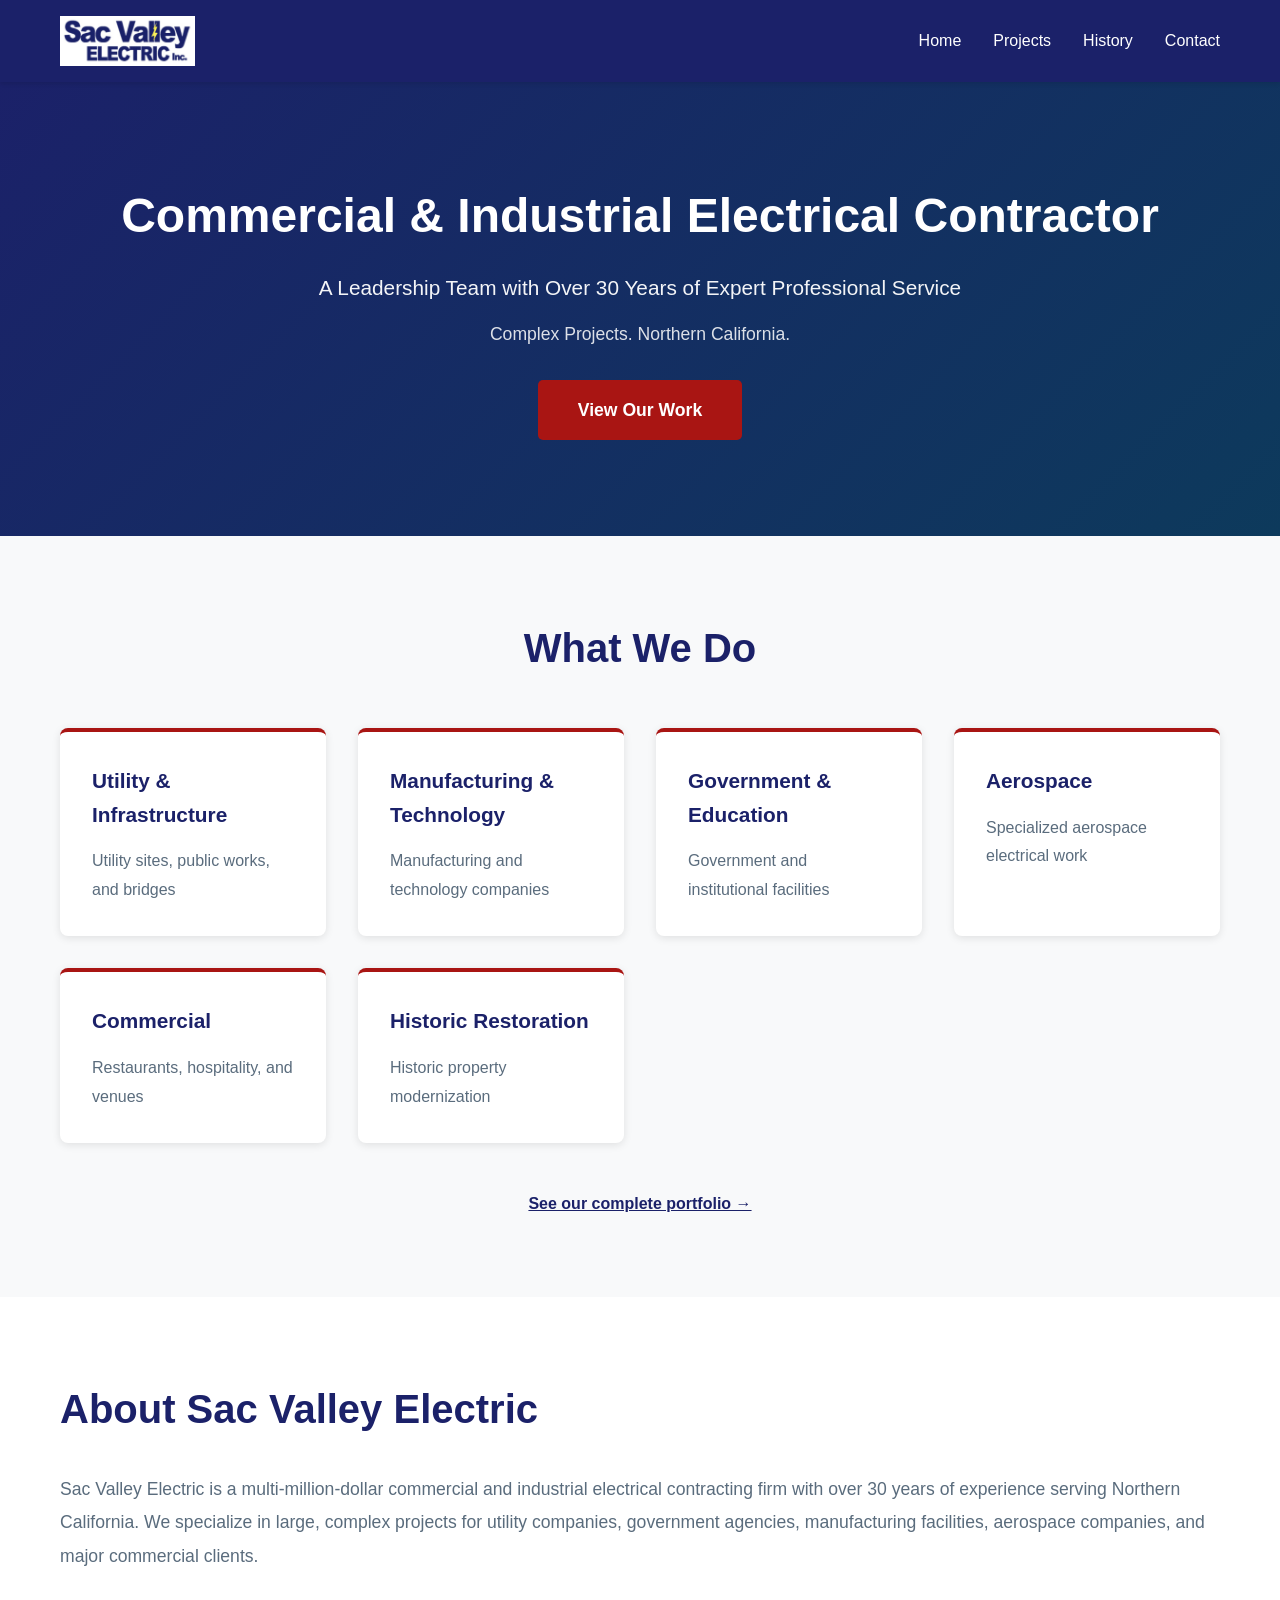
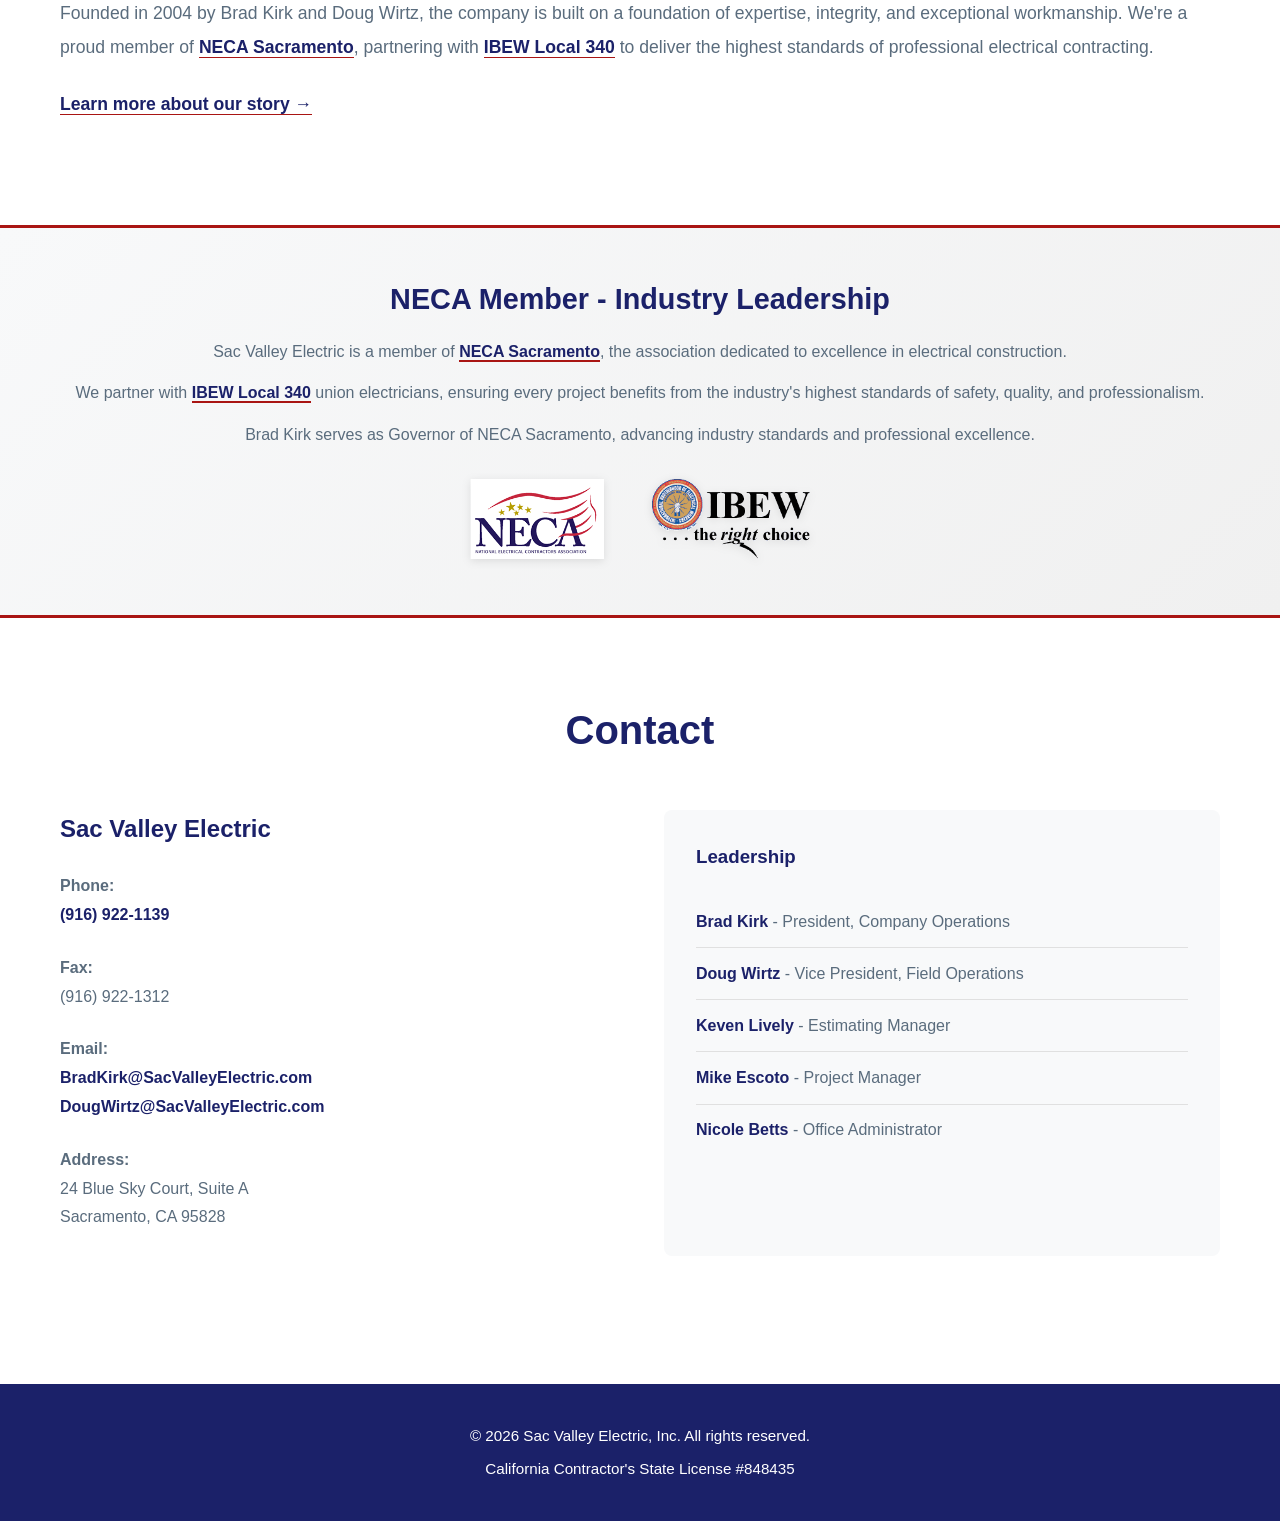
<file: index.html>
<!DOCTYPE html>
<html lang="en">
<head>
    <meta charset="UTF-8">
    <meta name="viewport" content="width=device-width, initial-scale=1.0">
    <title>Sac Valley Electric - Commercial & Industrial Electrical Contractor Sacramento</title>
    <meta name="description" content="Professional commercial and industrial electrical contractor serving Northern California. New construction, panel upgrades, LED lighting, EV charging, and more.">
    <link rel="stylesheet" href="styles.css">
    <script src="components/loader.js"></script>
</head>
<body>
    <!-- Header Component (loaded by loader.js) -->
    <div data-component="header"></div>

    <!-- Hero Section -->
    <section id="home" class="hero">
        <div class="container">
            <div class="hero-content">
                <h2>Commercial & Industrial Electrical Contractor</h2>
                <p>A Leadership Team with Over 30 Years of Expert Professional Service</p>
                <p class="hero-subtitle">Complex Projects. Northern California.</p>
                <a href="projects.html" class="cta-button">View Our Work</a>
            </div>
        </div>
    </section>

    <!-- Services Section -->
    <section id="services" class="services">
        <div class="container">
            <h2>What We Do</h2>
            <div class="services-grid">
                <div class="service-card">
                    <h3>Utility & Infrastructure</h3>
                    <p>Utility sites, public works, and bridges</p>
                </div>
                <div class="service-card">
                    <h3>Manufacturing & Technology</h3>
                    <p>Manufacturing and technology companies</p>
                </div>
                <div class="service-card">
                    <h3>Government & Education</h3>
                    <p>Government and institutional facilities</p>
                </div>
                <div class="service-card">
                    <h3>Aerospace</h3>
                    <p>Specialized aerospace electrical work</p>
                </div>
                <div class="service-card">
                    <h3>Commercial</h3>
                    <p>Restaurants, hospitality, and venues</p>
                </div>
                <div class="service-card">
                    <h3>Historic Restoration</h3>
                    <p>Historic property modernization</p>
                </div>
            </div>
            <p style="text-align: center; margin-top: 2rem;"><a href="projects.html" style="color: var(--primary-color); font-weight: 600;">See our complete portfolio →</a></p>
        </div>
    </section>

    <!-- About Section (Brief) -->
    <section id="about" class="about">
        <div class="container">
            <h2>About Sac Valley Electric</h2>
            <div class="about-content">
                <p>Sac Valley Electric is a multi-million-dollar commercial and industrial electrical contracting firm with over 30 years of experience serving Northern California. We specialize in large, complex projects for utility companies, government agencies, manufacturing facilities, aerospace companies, and major commercial clients.</p>
                <p>Founded in 2004 by Brad Kirk and Doug Wirtz, the company is built on a foundation of expertise, integrity, and exceptional workmanship. We're a proud member of <a href="https://www.necasac.org/" target="_blank" rel="noopener">NECA Sacramento</a>, partnering with <a href="https://www.ibewlocal340.org/" target="_blank" rel="noopener">IBEW Local 340</a> to deliver the highest standards of professional electrical contracting.</p>
                <p><a href="history.html">Learn more about our story →</a></p>
            </div>
        </div>
    </section>



    <!-- Union & Industry Commitment -->
    <section class="union-commitment">
        <div class="container">
            <h2>NECA Member - Industry Leadership</h2>
            <p>Sac Valley Electric is a member of <a href="https://www.necasac.org/" target="_blank" rel="noopener">NECA Sacramento</a>, the association dedicated to excellence in electrical construction.</p>
            <p>We partner with <a href="https://www.ibewlocal340.org/" target="_blank" rel="noopener">IBEW Local 340</a> union electricians, ensuring every project benefits from the industry's highest standards of safety, quality, and professionalism.</p>
            <p>Brad Kirk serves as Governor of NECA Sacramento, advancing industry standards and professional excellence.</p>
            <div class="union-logos">
                <a href="https://www.necasac.org/" target="_blank" rel="noopener" title="NECA Sacramento">
                    <img src="images/neca_logo.gif" alt="NECA Sacramento" class="union-logo">
                </a>
                <a href="https://www.ibewlocal340.org/" target="_blank" rel="noopener" title="IBEW Local 340">
                    <img src="images/ibewLogo.gif" alt="IBEW Local 340" class="union-logo">
                </a>
            </div>
        </div>
    </section>

    <!-- Contact Section -->
    <section id="contact" class="contact">
        <div class="container">
            <h2>Contact</h2>
            <div class="contact-content">
                <div class="contact-info">
                    <h3>Sac Valley Electric</h3>
                    <p>
                        <strong>Phone:</strong><br>
                        <a href="tel:9169221139">(916) 922-1139</a>
                    </p>
                    <p>
                        <strong>Fax:</strong><br>
                        (916) 922-1312
                    </p>
                    <p>
                        <strong>Email:</strong><br>
                        <a href="mailto:BradKirk@SacValleyElectric.com">BradKirk@SacValleyElectric.com</a><br>
                        <a href="mailto:DougWirtz@SacValleyElectric.com">DougWirtz@SacValleyElectric.com</a>
                    </p>
                    <p>
                        <strong>Address:</strong><br>
                        24 Blue Sky Court, Suite A<br>
                        Sacramento, CA 95828
                    </p>
                </div>
                <div class="contact-team">
                    <h3>Leadership</h3>
                    <ul class="team-list">
                        <li><strong>Brad Kirk</strong> - President, Company Operations</li>
                        <li><strong>Doug Wirtz</strong> - Vice President, Field Operations</li>
                        <li><strong>Keven Lively</strong> - Estimating Manager</li>
                        <li><strong>Mike Escoto</strong> - Project Manager</li>
                        <li><strong>Nicole Betts</strong> - Office Administrator</li>
                    </ul>
                </div>
            </div>
        </div>
    </section>

    <!-- Footer Component (loaded by loader.js) -->
    <div data-component="footer"></div>
</body>
</html>
</file>
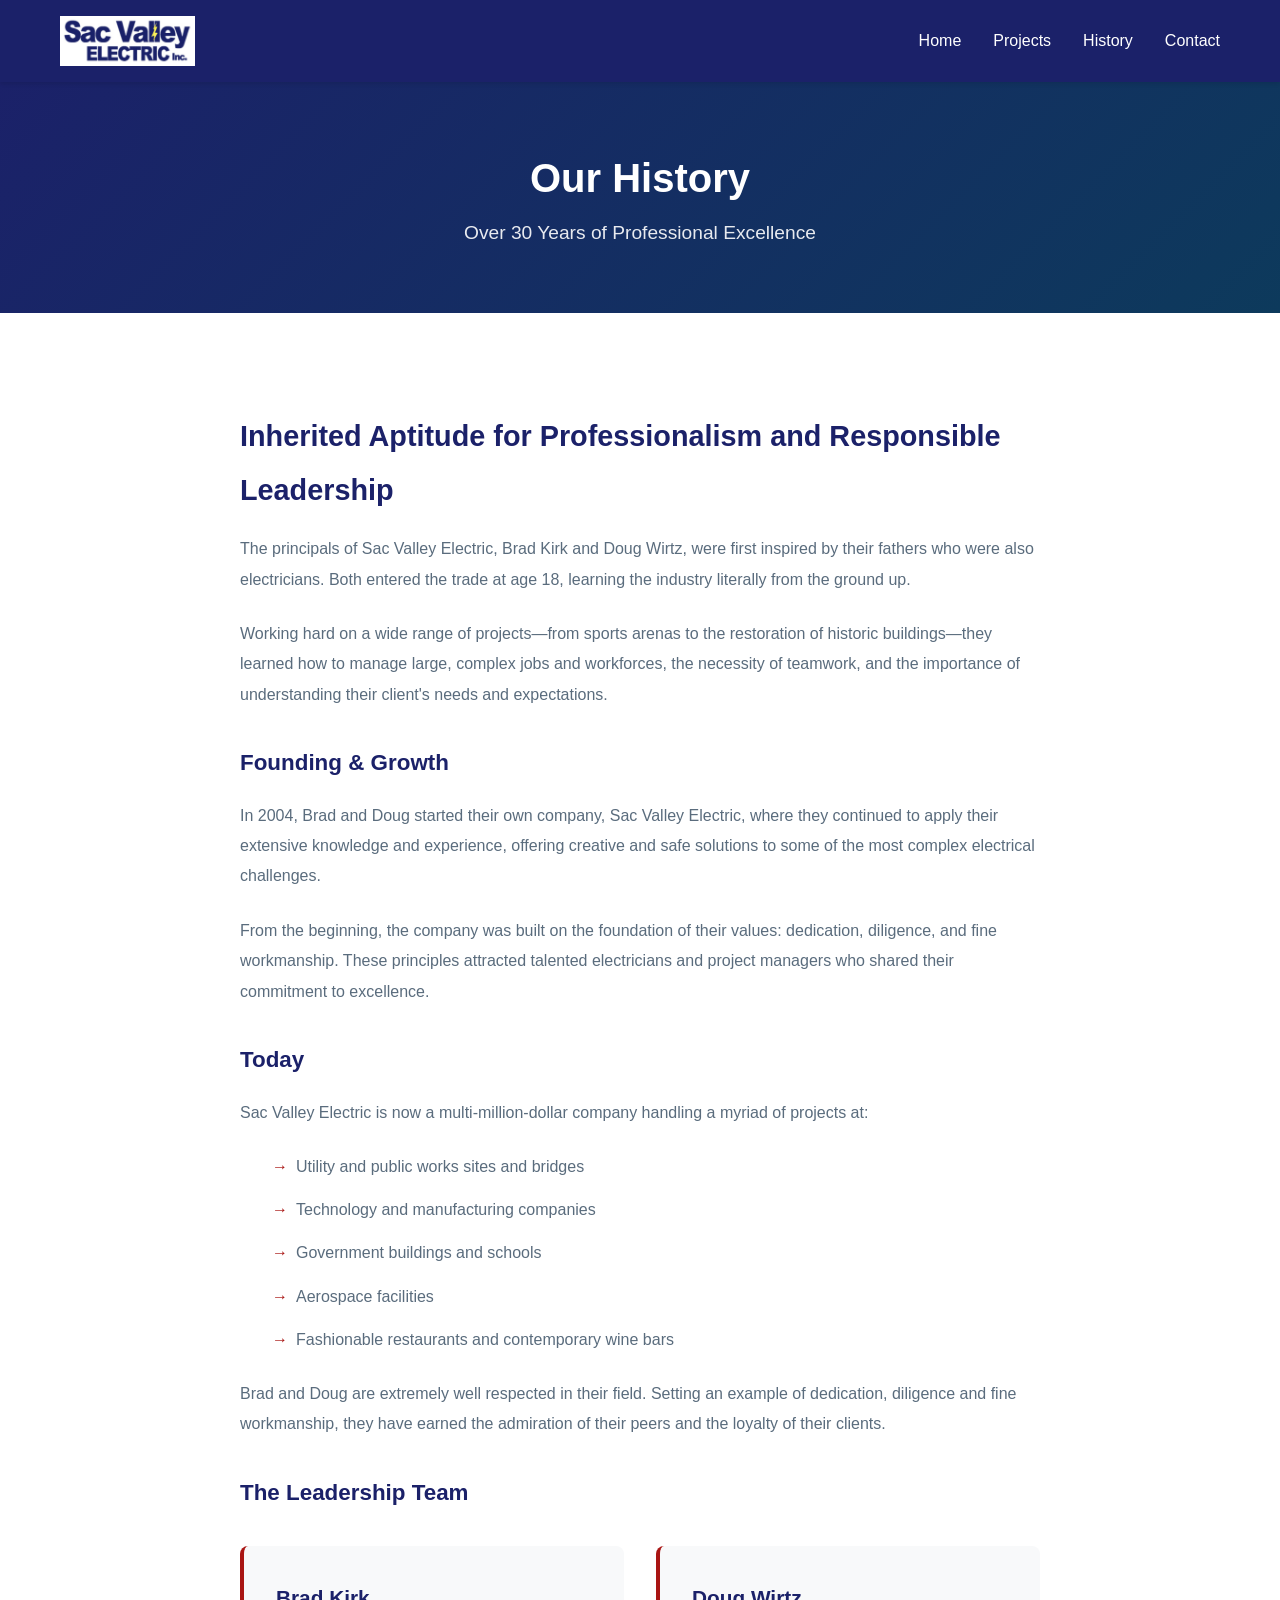
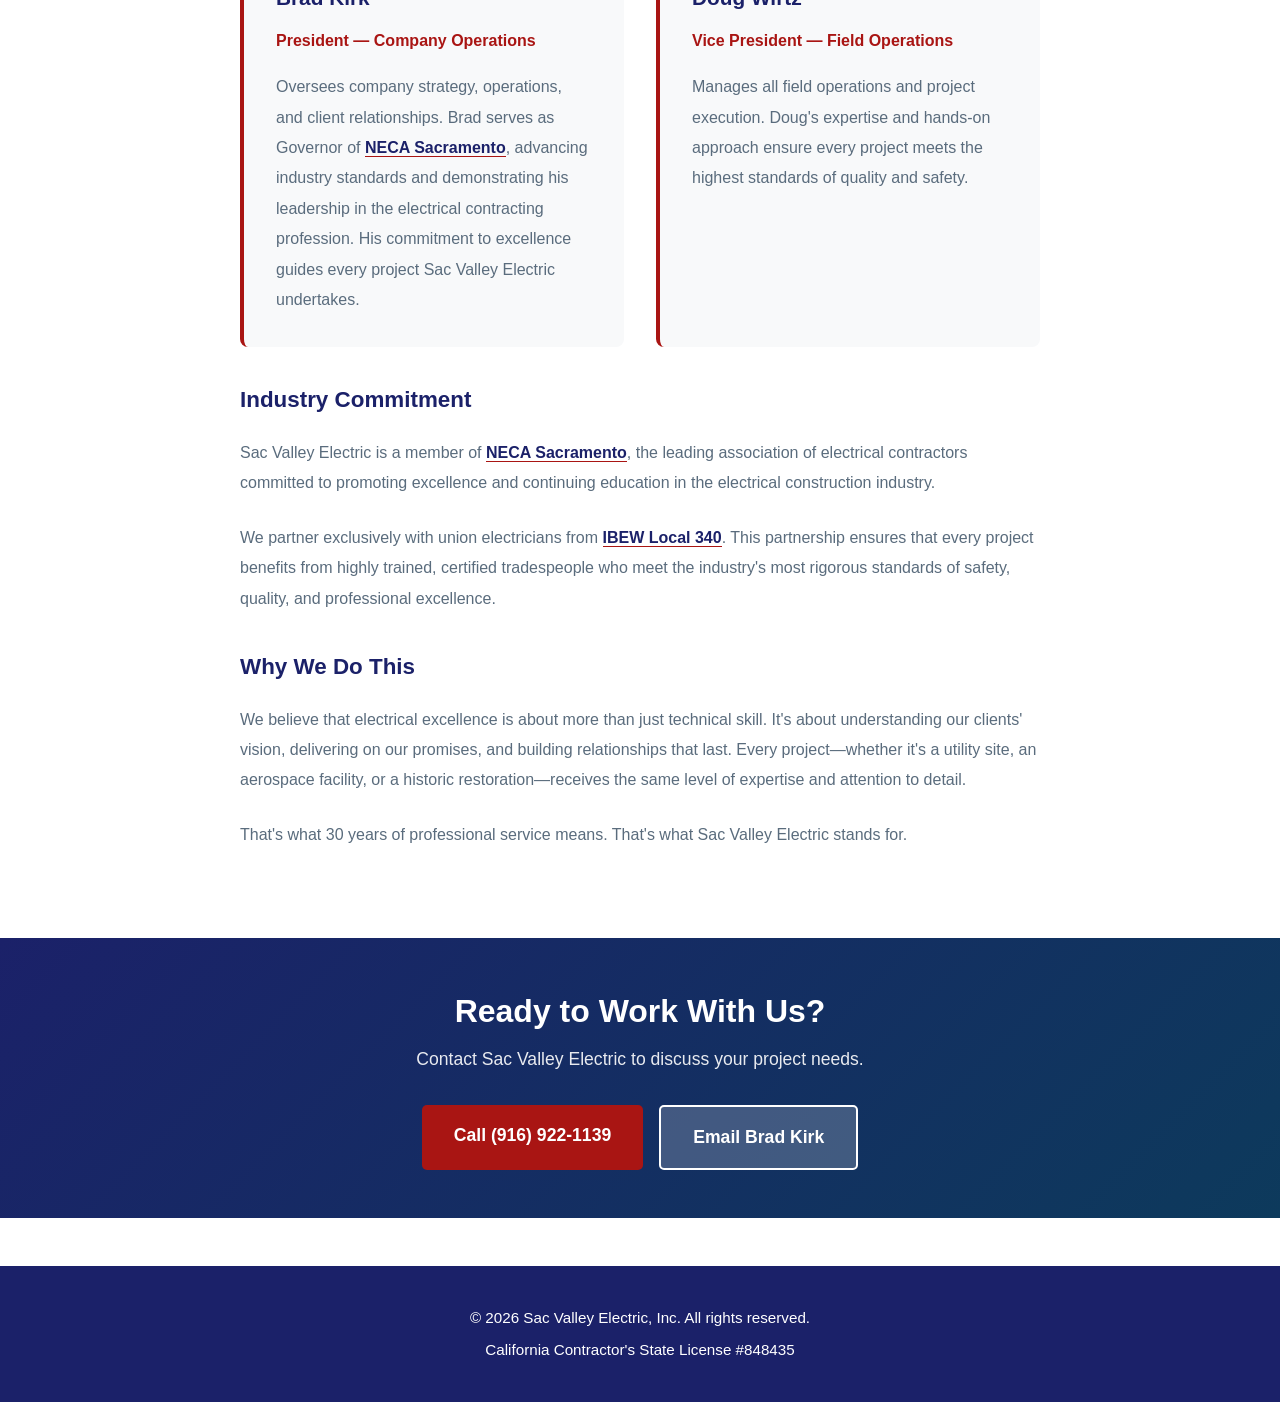
<file: history.html>
<!DOCTYPE html>
<html lang="en">
<head>
    <meta charset="UTF-8">
    <meta name="viewport" content="width=device-width, initial-scale=1.0">
    <title>Our History - Sac Valley Electric</title>
    <meta name="description" content="Learn about Sac Valley Electric's 30+ year history of excellence in commercial and industrial electrical contracting.">
    <link rel="stylesheet" href="styles.css">
    <script src="components/loader.js"></script>
</head>
<body>
    <!-- Header Component (loaded by loader.js) -->
    <div data-component="header"></div>

    <!-- History Section -->
    <section class="page-hero">
        <div class="container">
            <h1>Our History</h1>
            <p>Over 30 Years of Professional Excellence</p>
        </div>
    </section>

    <section class="history-content">
        <div class="container">
            <div class="history-narrative">
                <h2>Inherited Aptitude for Professionalism and Responsible Leadership</h2>
                
                <p>The principals of Sac Valley Electric, Brad Kirk and Doug Wirtz, were first inspired by their fathers who were also electricians. Both entered the trade at age 18, learning the industry literally from the ground up.</p>

                <p>Working hard on a wide range of projects—from sports arenas to the restoration of historic buildings—they learned how to manage large, complex jobs and workforces, the necessity of teamwork, and the importance of understanding their client's needs and expectations.</p>

                <h3>Founding & Growth</h3>
                <p>In 2004, Brad and Doug started their own company, Sac Valley Electric, where they continued to apply their extensive knowledge and experience, offering creative and safe solutions to some of the most complex electrical challenges.</p>

                <p>From the beginning, the company was built on the foundation of their values: dedication, diligence, and fine workmanship. These principles attracted talented electricians and project managers who shared their commitment to excellence.</p>

                <h3>Today</h3>
                <p>Sac Valley Electric is now a multi-million-dollar company handling a myriad of projects at:</p>
                <ul class="project-list">
                    <li>Utility and public works sites and bridges</li>
                    <li>Technology and manufacturing companies</li>
                    <li>Government buildings and schools</li>
                    <li>Aerospace facilities</li>
                    <li>Fashionable restaurants and contemporary wine bars</li>
                </ul>

                <p>Brad and Doug are extremely well respected in their field. Setting an example of dedication, diligence and fine workmanship, they have earned the admiration of their peers and the loyalty of their clients.</p>

                <h3>The Leadership Team</h3>
                <div class="leadership-profiles">
                    <div class="leader">
                        <h4>Brad Kirk</h4>
                        <p class="title">President — Company Operations</p>
                        <p>Oversees company strategy, operations, and client relationships. Brad serves as Governor of <a href="https://www.necasac.org/" target="_blank" rel="noopener">NECA Sacramento</a>, advancing industry standards and demonstrating his leadership in the electrical contracting profession. His commitment to excellence guides every project Sac Valley Electric undertakes.</p>
                    </div>
                    <div class="leader">
                        <h4>Doug Wirtz</h4>
                        <p class="title">Vice President — Field Operations</p>
                        <p>Manages all field operations and project execution. Doug's expertise and hands-on approach ensure every project meets the highest standards of quality and safety.</p>
                    </div>
                </div>

                <h3>Industry Commitment</h3>
                <p>Sac Valley Electric is a member of <a href="https://www.necasac.org/" target="_blank" rel="noopener">NECA Sacramento</a>, the leading association of electrical contractors committed to promoting excellence and continuing education in the electrical construction industry.</p>

                <p>We partner exclusively with union electricians from <a href="https://www.ibewlocal340.org/" target="_blank" rel="noopener">IBEW Local 340</a>. This partnership ensures that every project benefits from highly trained, certified tradespeople who meet the industry's most rigorous standards of safety, quality, and professional excellence.</p>

                <h3>Why We Do This</h3>
                <p>We believe that electrical excellence is about more than just technical skill. It's about understanding our clients' vision, delivering on our promises, and building relationships that last. Every project—whether it's a utility site, an aerospace facility, or a historic restoration—receives the same level of expertise and attention to detail.</p>

                <p>That's what 30 years of professional service means. That's what Sac Valley Electric stands for.</p>
            </div>
        </div>
    </section>

    <!-- Contact CTA -->
    <section class="contact-cta">
        <div class="container">
            <h2>Ready to Work With Us?</h2>
            <p>Contact Sac Valley Electric to discuss your project needs.</p>
            <div class="contact-links">
                <a href="tel:9169221139" class="cta-button">Call (916) 922-1139</a>
                <a href="mailto:BradKirk@SacValleyElectric.com" class="cta-button secondary">Email Brad Kirk</a>
            </div>
        </div>
    </section>

    <!-- Footer Component (loaded by loader.js) -->
    <div data-component="footer"></div>
</body>
</html>
</file>
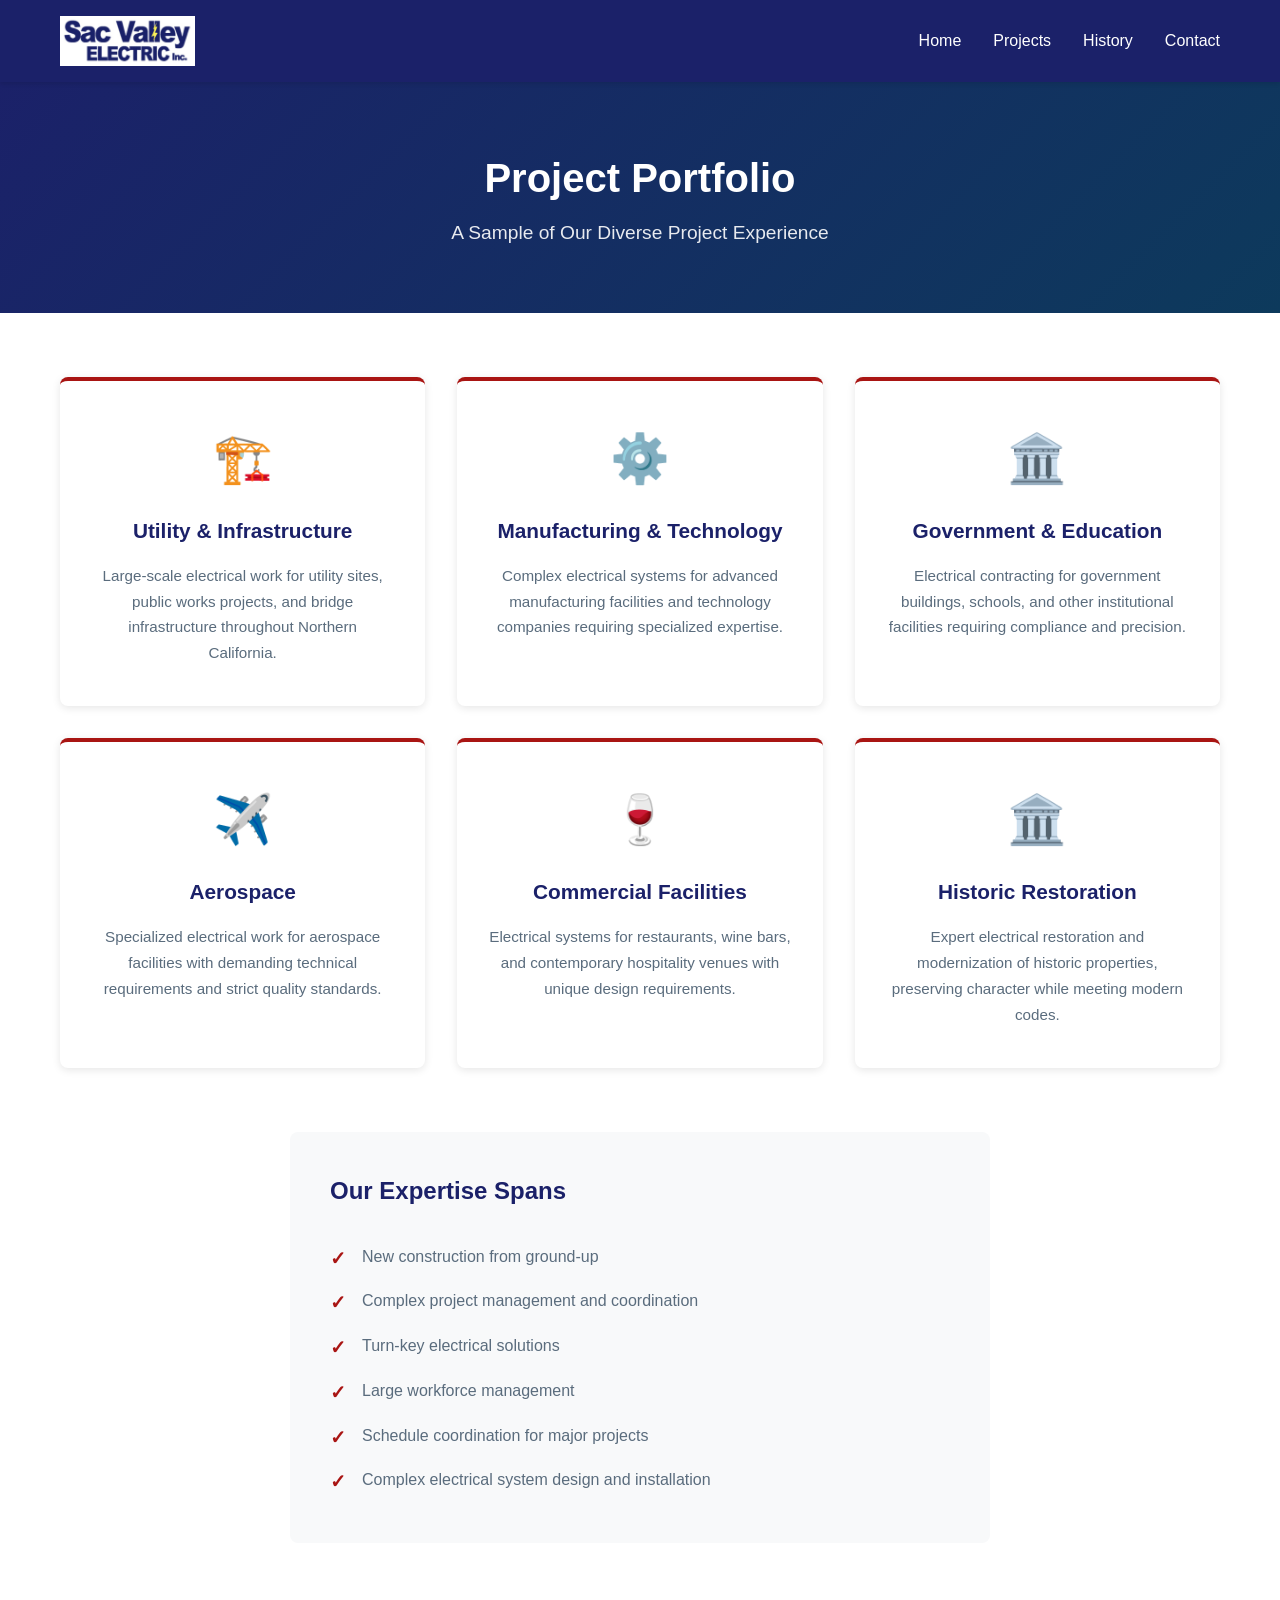
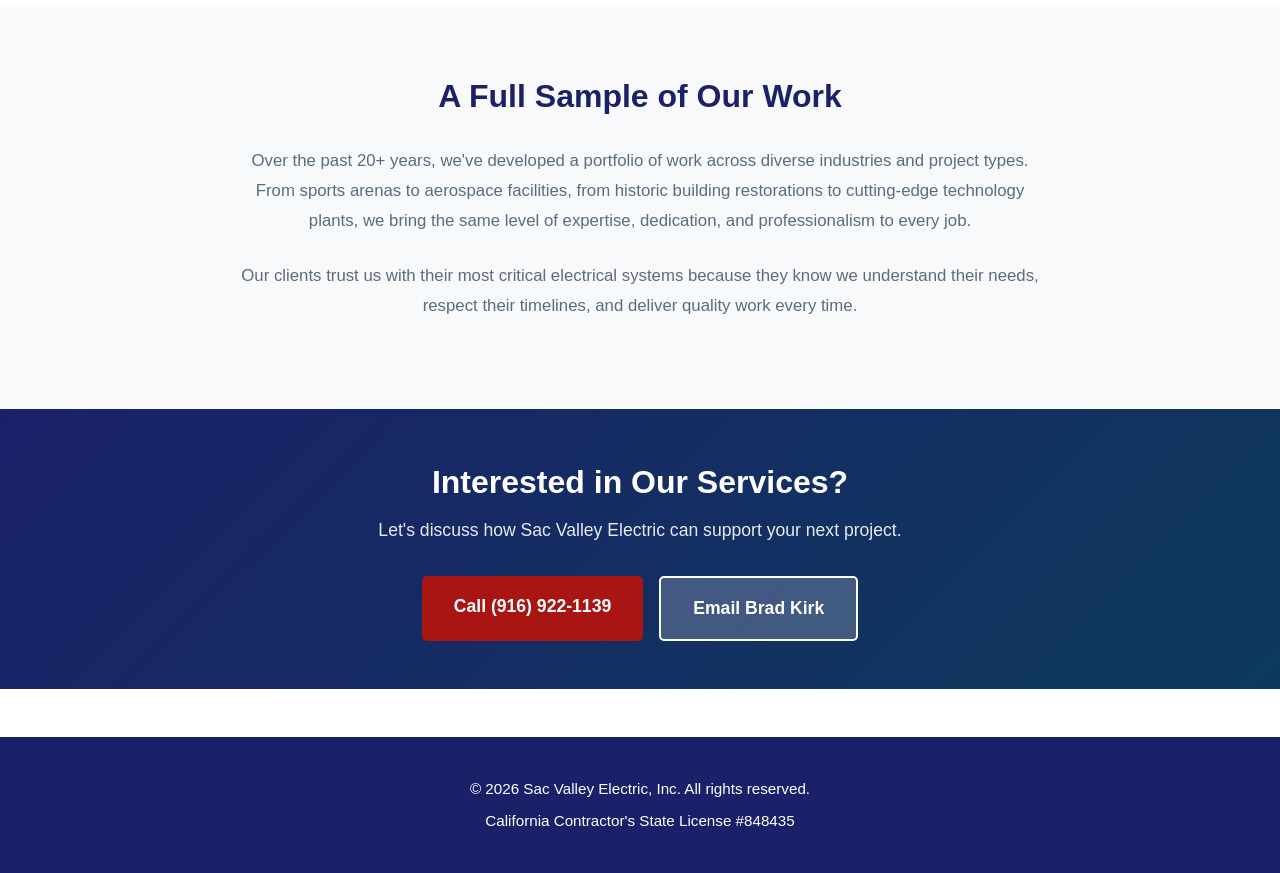
<file: projects.html>
<!DOCTYPE html>
<html lang="en">
<head>
    <meta charset="UTF-8">
    <meta name="viewport" content="width=device-width, initial-scale=1.0">
    <title>Project Experience - Sac Valley Electric</title>
    <meta name="description" content="View our extensive portfolio of commercial and industrial electrical projects across Northern California.">
    <link rel="stylesheet" href="styles.css">
    <script src="components/loader.js"></script>
</head>
<body>
    <!-- Header Component (loaded by loader.js) -->
    <div data-component="header"></div>

    <!-- Projects Hero -->
    <section class="page-hero">
        <div class="container">
            <h1>Project Portfolio</h1>
            <p>A Sample of Our Diverse Project Experience</p>
        </div>
    </section>

    <!-- Projects Grid -->
    <section class="projects-section">
        <div class="container">
            <div class="projects-grid">
                <!-- Utility & Infrastructure -->
                <div class="project-card">
                    <div class="project-icon">🏗️</div>
                    <h3>Utility & Infrastructure</h3>
                    <p>Large-scale electrical work for utility sites, public works projects, and bridge infrastructure throughout Northern California.</p>
                </div>

                <!-- Manufacturing & Technology -->
                <div class="project-card">
                    <div class="project-icon">⚙️</div>
                    <h3>Manufacturing & Technology</h3>
                    <p>Complex electrical systems for advanced manufacturing facilities and technology companies requiring specialized expertise.</p>
                </div>

                <!-- Government & Institutional -->
                <div class="project-card">
                    <div class="project-icon">🏛️</div>
                    <h3>Government & Education</h3>
                    <p>Electrical contracting for government buildings, schools, and other institutional facilities requiring compliance and precision.</p>
                </div>

                <!-- Aerospace -->
                <div class="project-card">
                    <div class="project-icon">✈️</div>
                    <h3>Aerospace</h3>
                    <p>Specialized electrical work for aerospace facilities with demanding technical requirements and strict quality standards.</p>
                </div>

                <!-- Commercial & Hospitality -->
                <div class="project-card">
                    <div class="project-icon">🍷</div>
                    <h3>Commercial Facilities</h3>
                    <p>Electrical systems for restaurants, wine bars, and contemporary hospitality venues with unique design requirements.</p>
                </div>

                <!-- Historic Restoration -->
                <div class="project-card">
                    <div class="project-icon">🏛️</div>
                    <h3>Historic Restoration</h3>
                    <p>Expert electrical restoration and modernization of historic properties, preserving character while meeting modern codes.</p>
                </div>
            </div>

            <div class="project-expertise">
                <h2>Our Expertise Spans</h2>
                <ul>
                    <li>New construction from ground-up</li>
                    <li>Complex project management and coordination</li>
                    <li>Turn-key electrical solutions</li>
                    <li>Large workforce management</li>
                    <li>Schedule coordination for major projects</li>
                    <li>Complex electrical system design and installation</li>
                </ul>
            </div>
        </div>
    </section>

    <!-- Portfolio Note -->
    <section class="portfolio-note">
        <div class="container">
            <h2>A Full Sample of Our Work</h2>
            <p>Over the past 20+ years, we've developed a portfolio of work across diverse industries and project types. From sports arenas to aerospace facilities, from historic building restorations to cutting-edge technology plants, we bring the same level of expertise, dedication, and professionalism to every job.</p>
            <p>Our clients trust us with their most critical electrical systems because they know we understand their needs, respect their timelines, and deliver quality work every time.</p>
        </div>
    </section>

    <!-- Contact CTA -->
    <section class="contact-cta">
        <div class="container">
            <h2>Interested in Our Services?</h2>
            <p>Let's discuss how Sac Valley Electric can support your next project.</p>
            <div class="contact-links">
                <a href="tel:9169221139" class="cta-button">Call (916) 922-1139</a>
                <a href="mailto:BradKirk@SacValleyElectric.com" class="cta-button secondary">Email Brad Kirk</a>
            </div>
        </div>
    </section>

    <!-- Footer Component (loaded by loader.js) -->
    <div data-component="footer"></div>
</body>
</html>
</file>
<file: styles.css>
/* Reset and Base Styles */
* {
    margin: 0;
    padding: 0;
    box-sizing: border-box;
}

:root {
    --primary-color: #1b2169;
    --secondary-color: #a91513;
    --dark-text: #2c3e50;
    --light-text: #5a6c7d;
    --light-bg: #f8f9fa;
    --white: #ffffff;
    --border-color: #e0e0e0;
}

body {
    font-family: 'Segoe UI', Tahoma, Geneva, Verdana, sans-serif;
    line-height: 1.6;
    color: var(--dark-text);
    background-color: var(--white);
}

.container {
    max-width: 1200px;
    margin: 0 auto;
    padding: 0 20px;
}

/* Navigation */
.navbar {
    background-color: var(--primary-color);
    color: var(--white);
    padding: 1rem 0;
    position: sticky;
    top: 0;
    z-index: 1000;
    box-shadow: 0 2px 4px rgba(0,0,0,0.1);
}

.navbar .container {
    display: flex;
    justify-content: space-between;
    align-items: center;
    position: relative;
    width: 100%;
}

.nav-brand {
    display: flex;
    align-items: center;
    gap: 1rem;
}

.nav-brand a {
    display: flex;
    align-items: center;
    gap: 1rem;
    text-decoration: none;
    color: var(--white);
}

.logo {
    height: 50px;
    width: auto;
}

.nav-brand h1 {
    font-size: 1.8rem;
    font-weight: 700;
    margin: 0;
    color: var(--white);
}

.nav-links {
    display: flex;
    list-style: none;
    gap: 2rem;
    margin: 0;
    padding: 0;
}

.nav-links a {
    color: var(--white);
    text-decoration: none;
    font-weight: 500;
    transition: color 0.3s ease;
}

.nav-links a:hover {
    color: var(--secondary-color);
}

/* Hamburger Menu */
.hamburger {
    display: none;
    flex-direction: column;
    cursor: pointer;
    gap: 6px;
}

.hamburger span {
    width: 25px;
    height: 3px;
    background-color: var(--white);
    border-radius: 3px;
    transition: all 0.3s ease;
}

.hamburger.active span:nth-child(1) {
    transform: rotate(45deg) translate(8px, 8px);
}

.hamburger.active span:nth-child(2) {
    opacity: 0;
}

.hamburger.active span:nth-child(3) {
    transform: rotate(-45deg) translate(7px, -7px);
}

@media (max-width: 768px) {
    .hamburger {
        display: flex;
        z-index: 1001;
    }
    
    .nav-links {
        position: fixed;
        top: 70px;
        left: 0;
        right: 0;
        width: 100vw;
        background-color: var(--primary-color);
        display: flex !important;
        flex-direction: column;
        gap: 0 !important;
        max-height: 0;
        overflow: hidden;
        transition: max-height 0.4s ease;
        padding: 0;
        box-shadow: 0 2px 8px rgba(0,0,0,0.1);
        z-index: 999;
        margin: 0;
    }
    
    .nav-links.active {
        max-height: 100vh;
        padding: 1rem 0;
    }
    
    .nav-links li {
        padding: 0;
        margin: 0;
        display: block;
    }
    
    .nav-links a {
        display: block;
        padding: 1rem 2rem;
        border-top: 1px solid rgba(255,255,255,0.1);
        color: var(--white);
        text-decoration: none;
    }
    
    .nav-links a:hover {
        background-color: rgba(0,0,0,0.1);
    }
    
    .navbar .container {
        flex-direction: row;
        gap: 1rem;
    }
}

/* Hero Section */
.hero {
    background: linear-gradient(135deg, var(--primary-color) 0%, #0d3a5c 100%);
    color: var(--white);
    padding: 6rem 0;
    text-align: center;
}

.hero-content h2 {
    font-size: 3rem;
    margin-bottom: 1rem;
    font-weight: 700;
}

.hero-content p {
    font-size: 1.3rem;
    margin-bottom: 1rem;
    opacity: 0.95;
}

.hero-subtitle {
    font-size: 1.1rem !important;
    opacity: 0.85 !important;
    margin-bottom: 2rem !important;
}

.cta-button {
    display: inline-block;
    background-color: var(--secondary-color);
    color: var(--white);
    padding: 1rem 2.5rem;
    border-radius: 5px;
    text-decoration: none;
    font-weight: 600;
    font-size: 1.1rem;
    transition: background-color 0.3s ease, transform 0.2s ease;
    cursor: pointer;
    border: none;
}

.cta-button:hover {
    background-color: #d87700;
    transform: translateY(-2px);
}

.cta-button.large {
    padding: 1.2rem 3rem;
    font-size: 1.2rem;
}

@media (max-width: 768px) {
    .hero-content h2 {
        font-size: 2rem;
    }
    
    .hero-content p {
        font-size: 1.1rem;
    }
}

/* Services Section */
.services {
    padding: 5rem 0;
    background-color: var(--light-bg);
}

.services h2 {
    text-align: center;
    font-size: 2.5rem;
    margin-bottom: 3rem;
    color: var(--primary-color);
}

.services-grid {
    display: grid;
    grid-template-columns: repeat(auto-fit, minmax(250px, 1fr));
    gap: 2rem;
    margin-bottom: 3rem;
}

.service-card {
    background-color: var(--white);
    padding: 2rem;
    border-radius: 8px;
    box-shadow: 0 2px 8px rgba(0,0,0,0.1);
    transition: transform 0.3s ease, box-shadow 0.3s ease;
    border-top: 4px solid var(--secondary-color);
}

.service-card:hover {
    transform: translateY(-5px);
    box-shadow: 0 4px 12px rgba(0,0,0,0.15);
}

.service-card h3 {
    color: var(--primary-color);
    margin-bottom: 1rem;
    font-size: 1.3rem;
}

.service-card p {
    color: var(--light-text);
    line-height: 1.8;
}

.smud-badge {
    text-align: center;
    background-color: var(--primary-color);
    color: var(--white);
    padding: 1.5rem;
    border-radius: 8px;
    font-size: 1.1rem;
}

/* About Section */
.about {
    padding: 5rem 0;
}

.about h2 {
    font-size: 2.5rem;
    margin-bottom: 2rem;
    color: var(--primary-color);
}

.about-content p {
    font-size: 1.1rem;
    margin-bottom: 1.5rem;
    color: var(--light-text);
    line-height: 1.9;
}

.about-content a {
    color: var(--primary-color);
    font-weight: 600;
    text-decoration: none;
    border-bottom: 1px solid var(--secondary-color);
    transition: color 0.3s ease;
}

.about-content a:hover {
    color: var(--secondary-color);
}

.credentials {
    display: grid;
    grid-template-columns: repeat(auto-fit, minmax(250px, 1fr));
    gap: 2rem;
    margin-top: 3rem;
}

.credential-item {
    background-color: var(--light-bg);
    padding: 2rem;
    border-radius: 8px;
    border-left: 4px solid var(--secondary-color);
}

.credential-item h4 {
    color: var(--primary-color);
    margin-bottom: 0.5rem;
    font-size: 1.2rem;
}

.credential-item p {
    color: var(--light-text);
    margin-bottom: 0;
}

/* Team Section */
.team {
    margin-top: 3rem;
    padding-top: 2rem;
    border-top: 2px solid var(--border-color);
}

.team h3 {
    color: var(--primary-color);
    margin-bottom: 2rem;
    font-size: 1.5rem;
}

.team-grid {
    display: grid;
    grid-template-columns: repeat(auto-fit, minmax(250px, 1fr));
    gap: 2rem;
}

.team-member {
    background-color: var(--light-bg);
    padding: 1.5rem;
    border-radius: 8px;
    border-left: 4px solid var(--secondary-color);
}

.team-member h4 {
    color: var(--primary-color);
    margin-bottom: 0.5rem;
    font-size: 1.2rem;
}

.team-member .title {
    color: var(--secondary-color);
    font-weight: 600;
    font-size: 0.95rem;
}

/* Service Areas Section */
.service-areas {
    padding: 5rem 0;
    background-color: var(--light-bg);
}

.service-areas h2 {
    font-size: 2.5rem;
    margin-bottom: 1rem;
    color: var(--primary-color);
    text-align: center;
}

.service-areas > .container > p {
    text-align: center;
    font-size: 1.1rem;
    margin-bottom: 2rem;
    color: var(--light-text);
}

.areas-grid {
    display: grid;
    grid-template-columns: repeat(auto-fit, minmax(180px, 1fr));
    gap: 1rem;
    margin-bottom: 2rem;
}

.area {
    background-color: var(--white);
    padding: 1.5rem;
    border-radius: 8px;
    text-align: center;
    box-shadow: 0 2px 4px rgba(0,0,0,0.05);
    font-weight: 500;
    color: var(--primary-color);
}

.service-areas-note {
    text-align: center;
    color: var(--light-text);
    font-style: italic;
    margin-top: 2rem;
}

/* Contact Section */
.contact {
    padding: 5rem 0;
}

.contact h2 {
    font-size: 2.5rem;
    margin-bottom: 3rem;
    color: var(--primary-color);
    text-align: center;
}

.contact-content {
    display: grid;
    grid-template-columns: 1fr 1fr;
    gap: 3rem;
}

.contact-info h3,
.contact-cta h3 {
    color: var(--primary-color);
    margin-bottom: 1.5rem;
    font-size: 1.5rem;
}

.contact-info p {
    margin-bottom: 1.5rem;
    line-height: 1.8;
    color: var(--light-text);
}

.contact-info a {
    color: var(--primary-color);
    text-decoration: none;
    font-weight: 600;
    transition: color 0.3s ease;
}

.contact-info a:hover {
    color: var(--secondary-color);
}

.contact-team {
    background-color: var(--light-bg);
    padding: 2rem;
    border-radius: 8px;
}

.contact-team h3 {
    color: var(--primary-color);
    margin-bottom: 1.5rem;
}

.team-list {
    list-style: none;
}

.team-list li {
    padding: 0.8rem 0;
    border-bottom: 1px solid var(--border-color);
    color: var(--light-text);
}

.team-list li:last-child {
    border-bottom: none;
}

.team-list strong {
    color: var(--primary-color);
}

@media (max-width: 768px) {
    .contact-content {
        grid-template-columns: 1fr;
    }
}

/* Footer */
.footer {
    background-color: var(--primary-color);
    color: var(--white);
    text-align: center;
    padding: 2rem 0;
    margin-top: 3rem;
}

.footer p {
    margin: 0.5rem 0;
    font-size: 0.95rem;
}

/* Page Specific Styles */
.page-hero {
    background: linear-gradient(135deg, var(--primary-color) 0%, #0d3a5c 100%);
    color: var(--white);
    padding: 4rem 0;
    text-align: center;
    margin-top: 0;
}

.page-hero h1 {
    font-size: 2.5rem;
    margin-bottom: 0.5rem;
    font-weight: 700;
}

.page-hero p {
    font-size: 1.2rem;
    opacity: 0.9;
}

/* History Page */
.history-content {
    padding: 4rem 0;
}

.history-narrative {
    max-width: 800px;
    margin: 0 auto;
    line-height: 1.9;
}

.history-narrative h2 {
    color: var(--primary-color);
    font-size: 1.8rem;
    margin-top: 2rem;
    margin-bottom: 1rem;
}

.history-narrative h3 {
    color: var(--primary-color);
    font-size: 1.4rem;
    margin-top: 2rem;
    margin-bottom: 1rem;
}

.history-narrative p {
    color: var(--light-text);
    margin-bottom: 1.5rem;
}

.history-narrative a {
    color: var(--primary-color);
    font-weight: 600;
    text-decoration: none;
    border-bottom: 1px solid var(--secondary-color);
    transition: color 0.3s ease;
}

.history-narrative a:hover {
    color: var(--secondary-color);
}

.project-list {
    list-style: none;
    margin: 1.5rem 0;
    padding: 0 0 0 2rem;
}

.project-list li {
    color: var(--light-text);
    margin-bottom: 0.8rem;
    position: relative;
    padding-left: 1.5rem;
}

.project-list li:before {
    content: "→";
    position: absolute;
    left: 0;
    color: var(--secondary-color);
    font-weight: bold;
}

.leadership-profiles {
    display: grid;
    grid-template-columns: repeat(auto-fit, minmax(300px, 1fr));
    gap: 2rem;
    margin: 2rem 0;
}

.leader {
    background-color: var(--light-bg);
    padding: 2rem;
    border-radius: 8px;
    border-left: 4px solid var(--secondary-color);
}

.leader h4 {
    color: var(--primary-color);
    font-size: 1.3rem;
    margin-bottom: 0.5rem;
}

.leader .title {
    color: var(--secondary-color);
    font-weight: 600;
    margin-bottom: 1rem;
}

.leader p {
    color: var(--light-text);
    margin: 0;
}

.leader a {
    color: var(--primary-color);
    font-weight: 600;
    text-decoration: none;
    border-bottom: 1px solid var(--secondary-color);
    transition: color 0.3s ease;
}

.leader a:hover {
    color: var(--secondary-color);
}

/* Projects Page */
.projects-section {
    padding: 4rem 0;
}

.projects-grid {
    display: grid;
    grid-template-columns: repeat(auto-fit, minmax(280px, 1fr));
    gap: 2rem;
    margin-bottom: 4rem;
}

.project-card {
    background-color: var(--white);
    padding: 2.5rem 2rem;
    border-radius: 8px;
    box-shadow: 0 2px 8px rgba(0,0,0,0.1);
    text-align: center;
    transition: transform 0.3s ease, box-shadow 0.3s ease;
    border-top: 4px solid var(--secondary-color);
}

.project-card:hover {
    transform: translateY(-5px);
    box-shadow: 0 4px 12px rgba(0,0,0,0.15);
}

.project-icon {
    font-size: 3rem;
    margin-bottom: 1rem;
}

.project-card h3 {
    color: var(--primary-color);
    font-size: 1.3rem;
    margin-bottom: 1rem;
}

.project-card p {
    color: var(--light-text);
    font-size: 0.95rem;
    line-height: 1.7;
}

.project-expertise {
    background-color: var(--light-bg);
    padding: 2.5rem;
    border-radius: 8px;
    max-width: 700px;
    margin: 0 auto;
}

.project-expertise h2 {
    color: var(--primary-color);
    font-size: 1.5rem;
    margin-bottom: 1.5rem;
}

.project-expertise ul {
    list-style: none;
    padding: 0;
}

.project-expertise li {
    color: var(--light-text);
    padding: 0.6rem 0 0.6rem 2rem;
    position: relative;
}

.project-expertise li:before {
    content: "✓";
    position: absolute;
    left: 0;
    color: var(--secondary-color);
    font-weight: bold;
    font-size: 1.2rem;
}

.portfolio-note {
    padding: 4rem 0;
    background-color: var(--light-bg);
}

.portfolio-note h2 {
    color: var(--primary-color);
    font-size: 2rem;
    margin-bottom: 1.5rem;
    text-align: center;
}

.portfolio-note p {
    color: var(--light-text);
    font-size: 1.05rem;
    line-height: 1.8;
    max-width: 800px;
    margin: 0 auto 1.5rem;
    text-align: center;
}

.contact-cta {
    background: linear-gradient(135deg, var(--primary-color) 0%, #0d3a5c 100%);
    color: var(--white);
    padding: 3rem 0;
    text-align: center;
}

.contact-cta h2 {
    font-size: 2rem;
    margin-bottom: 0.5rem;
    color: var(--white);
}

.contact-cta p {
    font-size: 1.1rem;
    margin-bottom: 2rem;
    opacity: 0.9;
    color: var(--white);
}

.contact-links {
    display: flex;
    gap: 1rem;
    justify-content: center;
    flex-wrap: wrap;
}

.contact-links .cta-button {
    background-color: var(--secondary-color);
    color: var(--white);
    padding: 1rem 2rem;
    text-decoration: none;
    border-radius: 5px;
    font-weight: 600;
    transition: background-color 0.3s ease;
}

.contact-links .cta-button:hover {
    background-color: #d87700;
}

.contact-links .cta-button.secondary {
    background-color: rgba(255,255,255,0.2);
    border: 2px solid var(--white);
}

.contact-links .cta-button.secondary:hover {
    background-color: rgba(255,255,255,0.3);
}

/* Union Commitment Section */
.union-commitment {
    background: linear-gradient(135deg, var(--light-bg) 0%, #f0f0f0 100%);
    padding: 3rem 0;
    border-top: 3px solid var(--secondary-color);
    border-bottom: 3px solid var(--secondary-color);
}

.union-commitment h2 {
    color: var(--primary-color);
    font-size: 1.8rem;
    text-align: center;
    margin-bottom: 1rem;
}

.union-commitment p {
    color: var(--light-text);
    font-size: 1rem;
    text-align: center;
    margin-bottom: 1rem;
}

.union-commitment a {
    color: var(--primary-color);
    font-weight: 600;
    text-decoration: none;
    border-bottom: 2px solid var(--secondary-color);
    transition: color 0.3s ease;
}

.union-commitment a:hover {
    color: var(--secondary-color);
}

.union-logos {
    display: flex;
    justify-content: center;
    align-items: center;
    gap: 3rem;
    margin-top: 2rem;
    flex-wrap: wrap;
}

.union-logo {
    height: 80px;
    width: auto;
    transition: transform 0.3s ease, opacity 0.3s ease;
    filter: drop-shadow(0 2px 4px rgba(0,0,0,0.1));
}

.union-logos a {
    border: none;
    display: inline-block;
}

.union-logos a:hover .union-logo {
    transform: scale(1.1);
    opacity: 0.8;
}

@media (max-width: 768px) {
    .page-hero h1 {
        font-size: 1.8rem;
    }
    
    .page-hero p {
        font-size: 1rem;
    }
    
    .history-narrative h2 {
        font-size: 1.5rem;
    }
    
    .history-narrative h3 {
        font-size: 1.2rem;
    }
    
    .leadership-profiles {
        grid-template-columns: 1fr;
    }
    
    .projects-grid {
        grid-template-columns: 1fr;
    }
    
    .contact-links {
        flex-direction: column;
    }
    
    .contact-links .cta-button {
        width: 100%;
    }
    
    .union-logos {
        gap: 1.5rem;
    }
    
    .union-logo {
        height: 60px;
    }
}

/* Responsive */
@media (max-width: 768px) {
    .hero-content h2 {
        font-size: 2rem;
    }
    
    .services h2,
    .about h2,
    .service-areas h2,
    .contact h2 {
        font-size: 2rem;
    }
    
    .services-grid {
        grid-template-columns: 1fr;
    }
    
    .areas-grid {
        grid-template-columns: repeat(2, 1fr);
    }
}

@media (max-width: 480px) {
    .nav-links {
        display: none;
    }
    
    .hero {
        padding: 3rem 0;
    }
    
    .hero-content h2 {
        font-size: 1.5rem;
    }
    
    .hero-content p {
        font-size: 1rem;
    }
    
    .services h2,
    .about h2,
    .service-areas h2,
    .contact h2 {
        font-size: 1.5rem;
    }
}
</file>
